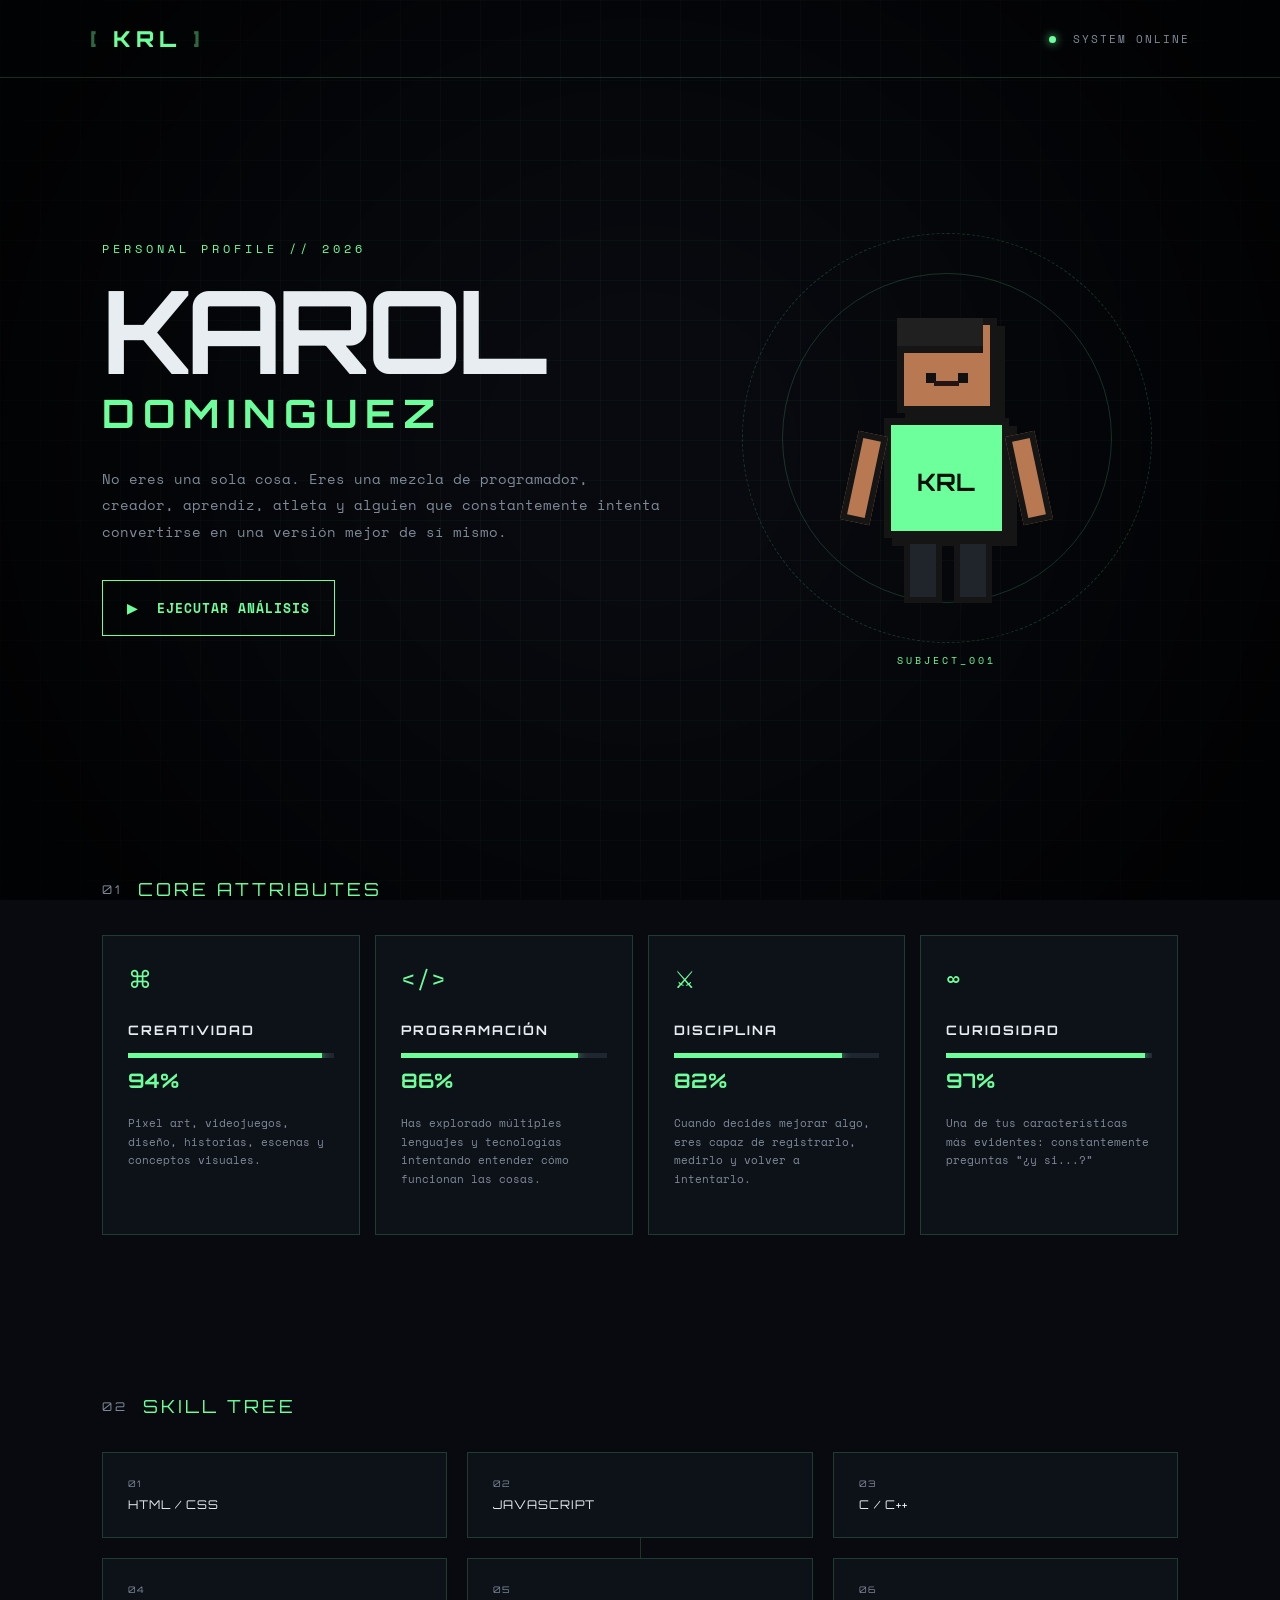
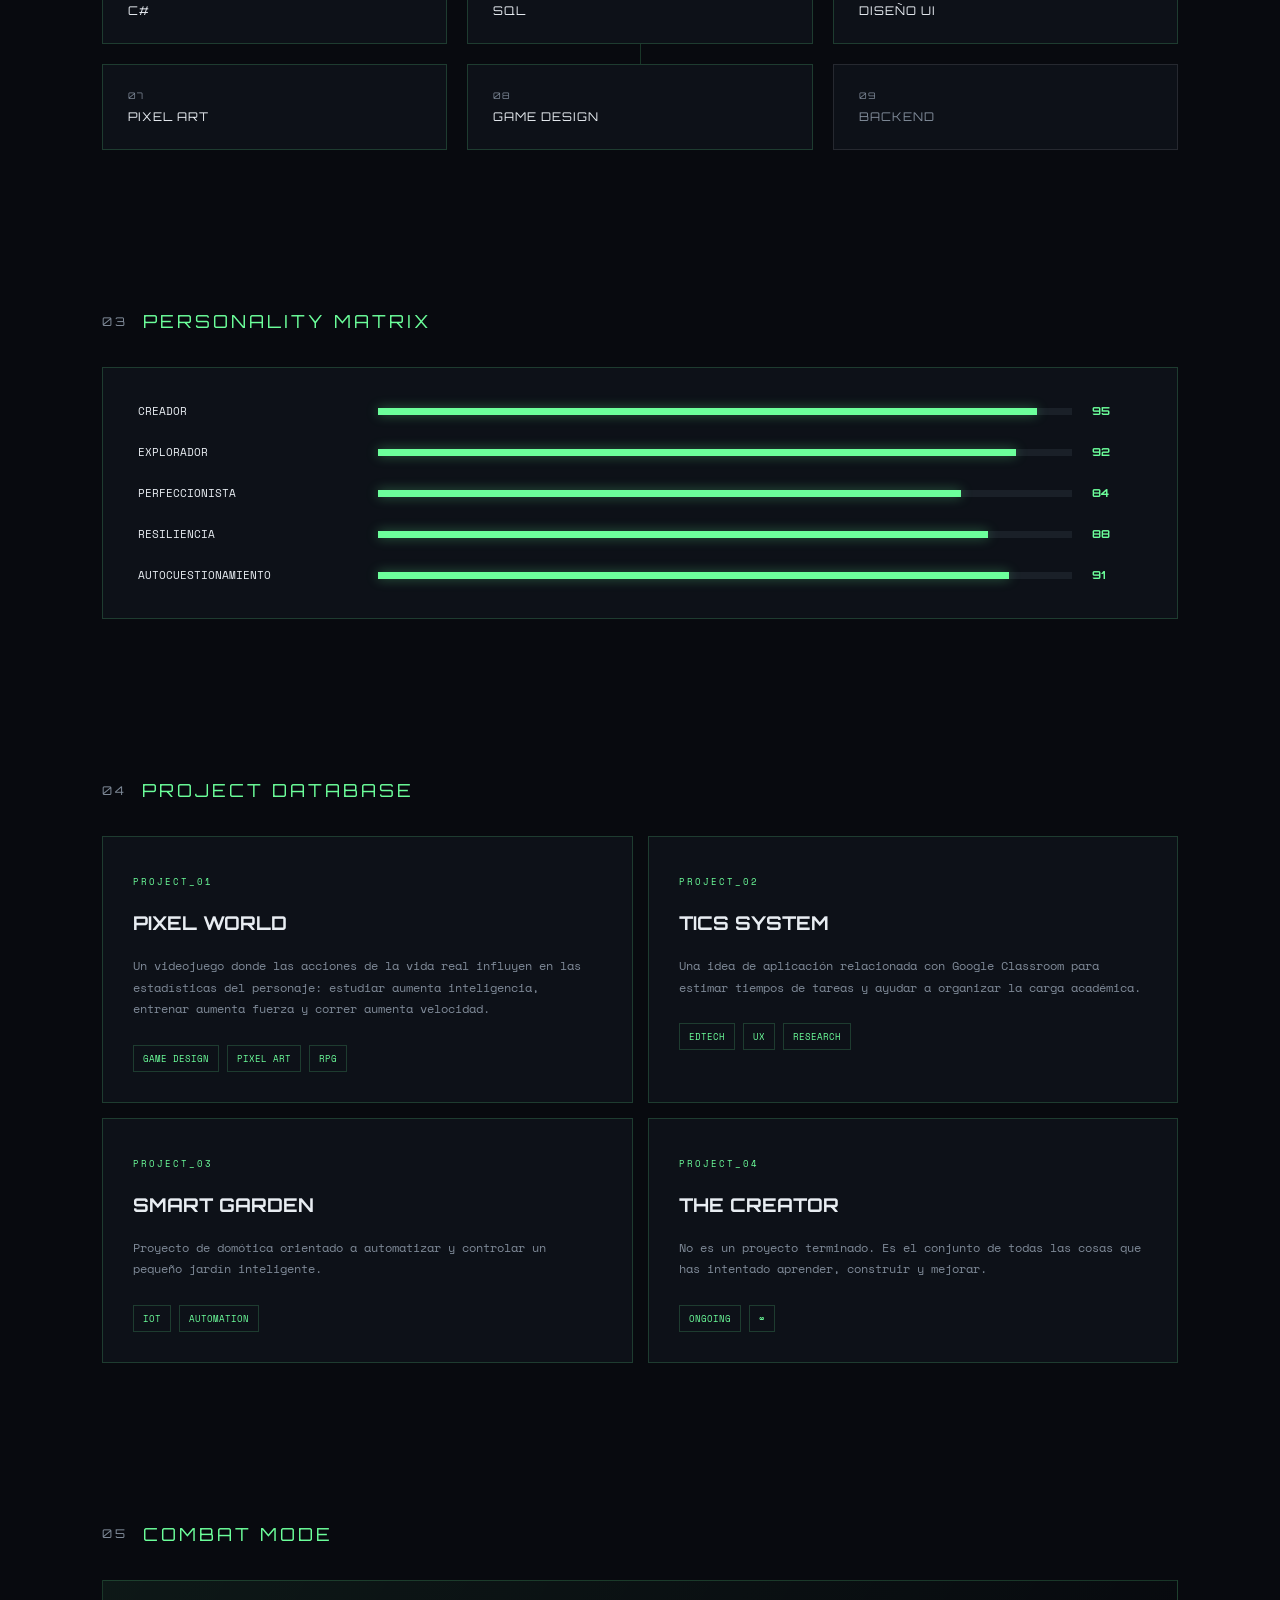
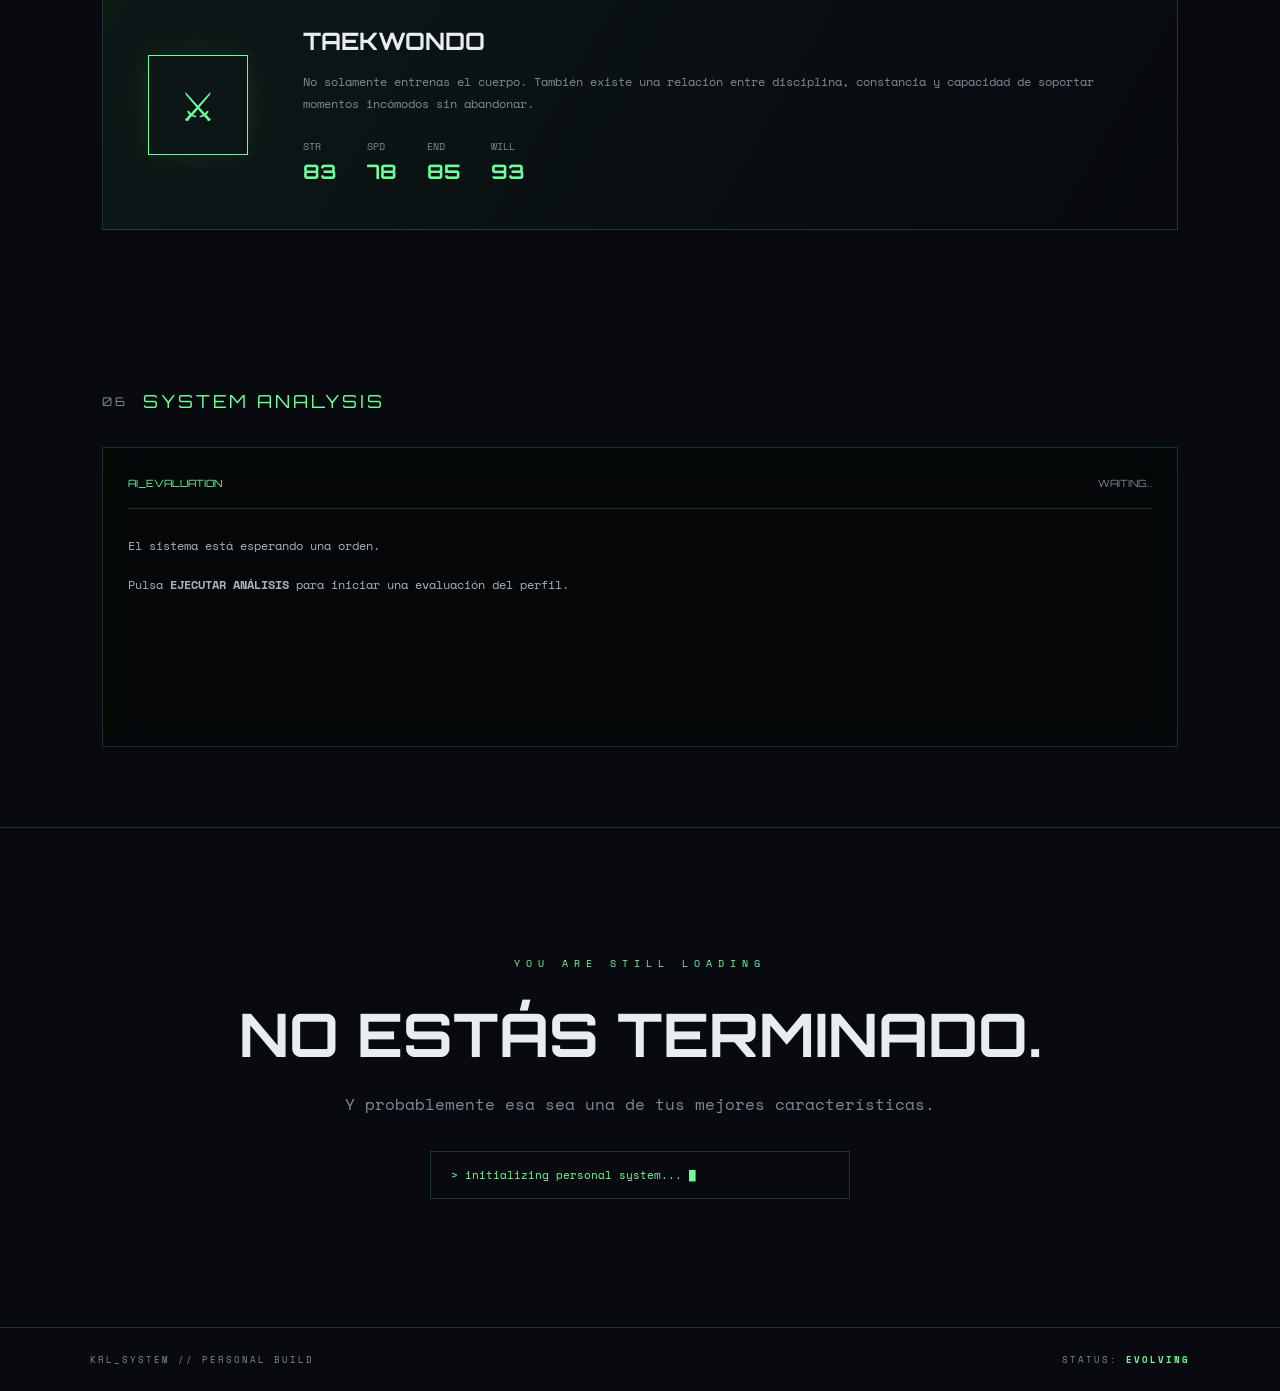
<file: index.html>
<!DOCTYPE html>
<html lang="es">
<head>
    <meta charset="UTF-8">
    <meta name="viewport" content="width=device-width, initial-scale=1.0">

    <title>KAROL // SELF ANALYSIS</title>

    <link rel="stylesheet" href="style.css">

    <link rel="preconnect" href="https://fonts.googleapis.com">
    <link rel="preconnect" href="https://fonts.gstatic.com" crossorigin>

    <link href="https://fonts.googleapis.com/css2?family=Orbitron:wght@400;500;600;700;800&family=Space+Mono:wght@400;700&display=swap" rel="stylesheet">
</head>

<body>

    <div class="background-grid"></div>
    <div class="scanline"></div>

    <!-- NAV -->

    <header class="navbar">

        <div class="logo">
            <span class="logo-bracket">[</span>
            KRL
            <span class="logo-bracket">]</span>
        </div>

        <div class="system-status">
            <span class="status-dot"></span>
            SYSTEM ONLINE
        </div>

    </header>


    <main>

        <!-- HERO -->

        <section class="hero">

            <div class="hero-left">

                <p class="eyebrow">
                    PERSONAL PROFILE // 2026
                </p>

                <h1>
                    KAROL
                    <span>DOMINGUEZ</span>
                </h1>

                <p class="hero-description">
                    No eres una sola cosa.
                    Eres una mezcla de programador, creador,
                    aprendiz, atleta y alguien que constantemente
                    intenta convertirse en una versión mejor de sí mismo.
                </p>

                <button id="analyzeBtn" class="main-button">
                    <span>▶</span> EJECUTAR ANÁLISIS
                </button>

            </div>


            <div class="character-container">

                <div class="character-ring ring-one"></div>
                <div class="character-ring ring-two"></div>

                <div class="character">

                    <div class="head">
                        <div class="hair"></div>

                        <div class="eye eye-left"></div>
                        <div class="eye eye-right"></div>

                        <div class="mouth"></div>
                    </div>

                    <div class="body">

                        <div class="shirt">
                            KRL
                        </div>

                        <div class="arm arm-left"></div>
                        <div class="arm arm-right"></div>

                    </div>

                    <div class="legs">
                        <div class="leg"></div>
                        <div class="leg"></div>
                    </div>

                </div>

                <div class="character-label">
                    SUBJECT_001
                </div>

            </div>

        </section>


        <!-- CORE STATS -->

        <section class="section">

            <div class="section-title">
                <span>01</span>
                CORE ATTRIBUTES
            </div>

            <div class="stats-grid">

                <div class="stat-card">
                    <div class="stat-icon">⌘</div>
                    <h3>CREATIVIDAD</h3>

                    <div class="progress">
                        <div class="progress-bar" data-value="94"></div>
                    </div>

                    <strong>94%</strong>

                    <p>
                        Pixel art, videojuegos, diseño, historias,
                        escenas y conceptos visuales.
                    </p>
                </div>


                <div class="stat-card">
                    <div class="stat-icon">&lt;/&gt;</div>
                    <h3>PROGRAMACIÓN</h3>

                    <div class="progress">
                        <div class="progress-bar" data-value="86"></div>
                    </div>

                    <strong>86%</strong>

                    <p>
                        Has explorado múltiples lenguajes y tecnologías
                        intentando entender cómo funcionan las cosas.
                    </p>
                </div>


                <div class="stat-card">
                    <div class="stat-icon">⚔</div>
                    <h3>DISCIPLINA</h3>

                    <div class="progress">
                        <div class="progress-bar" data-value="82"></div>
                    </div>

                    <strong>82%</strong>

                    <p>
                        Cuando decides mejorar algo, eres capaz de
                        registrarlo, medirlo y volver a intentarlo.
                    </p>
                </div>


                <div class="stat-card">
                    <div class="stat-icon">∞</div>
                    <h3>CURIOSIDAD</h3>

                    <div class="progress">
                        <div class="progress-bar" data-value="97"></div>
                    </div>

                    <strong>97%</strong>

                    <p>
                        Una de tus características más evidentes:
                        constantemente preguntas “¿y si...?”
                    </p>
                </div>

            </div>

        </section>


        <!-- SKILL TREE -->

        <section class="section">

            <div class="section-title">
                <span>02</span>
                SKILL TREE
            </div>

            <div class="skill-tree">

                <div class="skill-line"></div>

                <div class="skill-node unlocked">
                    <span>01</span>
                    HTML / CSS
                </div>

                <div class="skill-node unlocked">
                    <span>02</span>
                    JAVASCRIPT
                </div>

                <div class="skill-node unlocked">
                    <span>03</span>
                    C / C++
                </div>

                <div class="skill-node unlocked">
                    <span>04</span>
                    C#
                </div>

                <div class="skill-node unlocked">
                    <span>05</span>
                    SQL
                </div>

                <div class="skill-node unlocked">
                    <span>06</span>
                    DISEÑO UI
                </div>

                <div class="skill-node unlocked">
                    <span>07</span>
                    PIXEL ART
                </div>

                <div class="skill-node unlocked">
                    <span>08</span>
                    GAME DESIGN
                </div>

                <div class="skill-node learning">
                    <span>09</span>
                    BACKEND
                </div>

            </div>

        </section>


        <!-- PERSONALITY -->

        <section class="section">

            <div class="section-title">
                <span>03</span>
                PERSONALITY MATRIX
            </div>

            <div class="matrix">

                <div class="matrix-row">
                    <span>CREADOR</span>

                    <div class="matrix-track">
                        <div style="width: 95%"></div>
                    </div>

                    <b>95</b>
                </div>


                <div class="matrix-row">
                    <span>EXPLORADOR</span>

                    <div class="matrix-track">
                        <div style="width: 92%"></div>
                    </div>

                    <b>92</b>
                </div>


                <div class="matrix-row">
                    <span>PERFECCIONISTA</span>

                    <div class="matrix-track">
                        <div style="width: 84%"></div>
                    </div>

                    <b>84</b>
                </div>


                <div class="matrix-row">
                    <span>RESILIENCIA</span>

                    <div class="matrix-track">
                        <div style="width: 88%"></div>
                    </div>

                    <b>88</b>
                </div>


                <div class="matrix-row">
                    <span>AUTOCUESTIONAMIENTO</span>

                    <div class="matrix-track">
                        <div style="width: 91%"></div>
                    </div>

                    <b>91</b>
                </div>

            </div>

        </section>


        <!-- PROJECTS -->

        <section class="section">

            <div class="section-title">
                <span>04</span>
                PROJECT DATABASE
            </div>

            <div class="projects">

                <article class="project">
                    <span class="project-number">PROJECT_01</span>

                    <h3>PIXEL WORLD</h3>

                    <p>
                        Un videojuego donde las acciones de la vida real
                        influyen en las estadísticas del personaje:
                        estudiar aumenta inteligencia, entrenar aumenta
                        fuerza y correr aumenta velocidad.
                    </p>

                    <div class="tags">
                        <span>GAME DESIGN</span>
                        <span>PIXEL ART</span>
                        <span>RPG</span>
                    </div>
                </article>


                <article class="project">
                    <span class="project-number">PROJECT_02</span>

                    <h3>TICS SYSTEM</h3>

                    <p>
                        Una idea de aplicación relacionada con Google
                        Classroom para estimar tiempos de tareas y
                        ayudar a organizar la carga académica.
                    </p>

                    <div class="tags">
                        <span>EDTECH</span>
                        <span>UX</span>
                        <span>RESEARCH</span>
                    </div>
                </article>


                <article class="project">
                    <span class="project-number">PROJECT_03</span>

                    <h3>SMART GARDEN</h3>

                    <p>
                        Proyecto de domótica orientado a automatizar
                        y controlar un pequeño jardín inteligente.
                    </p>

                    <div class="tags">
                        <span>IOT</span>
                        <span>AUTOMATION</span>
                    </div>
                </article>


                <article class="project">
                    <span class="project-number">PROJECT_04</span>

                    <h3>THE CREATOR</h3>

                    <p>
                        No es un proyecto terminado.
                        Es el conjunto de todas las cosas que has
                        intentado aprender, construir y mejorar.
                    </p>

                    <div class="tags">
                        <span>ONGOING</span>
                        <span>∞</span>
                    </div>
                </article>

            </div>

        </section>


        <!-- COMBAT MODE -->

        <section class="section combat-section">

            <div class="section-title">
                <span>05</span>
                COMBAT MODE
            </div>

            <div class="combat-card">

                <div class="combat-character">
                    ⚔
                </div>

                <div>

                    <h2>TAEKWONDO</h2>

                    <p>
                        No solamente entrenas el cuerpo.
                        También existe una relación entre disciplina,
                        constancia y capacidad de soportar momentos
                        incómodos sin abandonar.
                    </p>

                    <div class="combat-stats">

                        <span>
                            STR
                            <b>83</b>
                        </span>

                        <span>
                            SPD
                            <b>78</b>
                        </span>

                        <span>
                            END
                            <b>85</b>
                        </span>

                        <span>
                            WILL
                            <b>93</b>
                        </span>

                    </div>

                </div>

            </div>

        </section>


        <!-- ANALYSIS -->

        <section class="section">

            <div class="section-title">
                <span>06</span>
                SYSTEM ANALYSIS
            </div>

            <div id="analysisPanel" class="analysis-panel">

                <div class="analysis-header">
                    <span>AI_EVALUATION</span>
                    <span id="analysisStatus">WAITING...</span>
                </div>

                <div id="analysisText">

                    <p>
                        El sistema está esperando una orden.
                    </p>

                    <p>
                        Pulsa <strong>EJECUTAR ANÁLISIS</strong> para
                        iniciar una evaluación del perfil.
                    </p>

                </div>

            </div>

        </section>


        <!-- FINAL -->

        <section class="final-section">

            <div class="final-glitch">
                YOU ARE STILL LOADING
            </div>

            <h2>
                NO ESTÁS TERMINADO.
            </h2>

            <p>
                Y probablemente esa sea una de tus mejores características.
            </p>

            <div class="terminal">

                <span>&gt;</span>
                <span id="terminalText"></span>
                <span class="cursor">█</span>

            </div>

        </section>

    </main>


    <footer>

        <span>KRL_SYSTEM // PERSONAL BUILD</span>

        <span>
            STATUS:
            <b>EVOLVING</b>
        </span>

    </footer>


    <script src="script.js"></script>

</body>
</html>
</file>
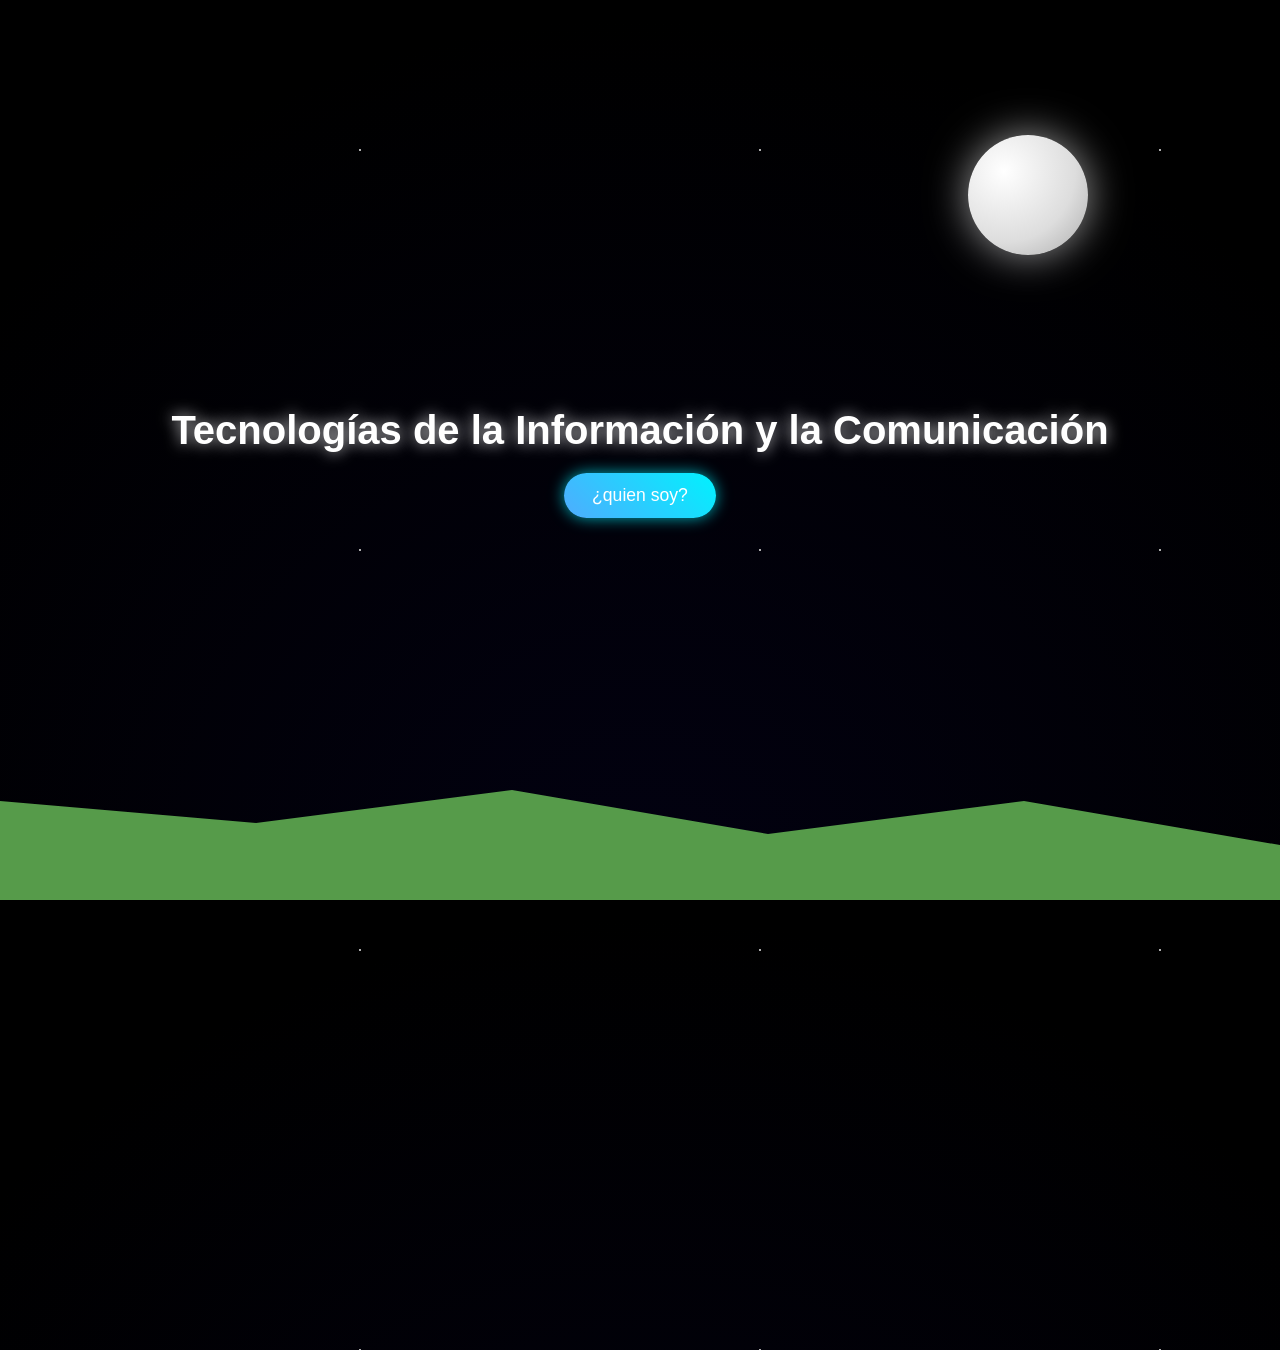
<file: karol-2.html>
<!DOCTYPE html><html lang="es">
<head>
  <meta charset="UTF-8" />
  <meta name="viewport" content="width=device-width, initial-scale=1.0" />
  <title>Presentación Espacial</title>
  <style>
    body {
      margin: 0;
      overflow: hidden;
      font-family: 'Segoe UI', Tahoma, Geneva, Verdana, sans-serif;
      color: white;
      display: flex;
      align-items: center;
      justify-content: center;
      height: 100vh;
      background: radial-gradient(circle at bottom, #020111 0%, #000000 80%);
    }/* Fondo animado de estrellas */
.stars, .stars2, .stars3 {
  position: absolute;
  width: 200%;
  height: 200%;
  background-repeat: repeat;
  background-size: 400px 400px;
  animation: moveStars 100s linear infinite;
}

.stars {
  background-image: radial-gradient(white 1px, transparent 1px);
  opacity: 0.8;
}

.stars2 {
  background-image: radial-gradient(#ccc 1px, transparent 1px);
  animation-duration: 160s;
  opacity: 0.6;
}

.stars3 {
  background-image: radial-gradient(#888 1px, transparent 1px);
  animation-duration: 220s;
  opacity: 0.4;
}

@keyframes moveStars {
  from { transform: translateY(0); }
  to { transform: translateY(-1000px); }
}

/* Luna */
.moon {
  position: absolute;
  top: 15%;
  right: 15%;
  width: 120px;
  height: 120px;
  border-radius: 50%;
  background: radial-gradient(circle at 30% 30%, #fff 0%, #ddd 60%, #aaa 100%);
  box-shadow: 0 0 40px rgba(255,255,255,0.6);
}

/* Contenido central */
.contenido {
  position: relative;
  text-align: center;
  z-index: 10;
}

h1 {
  font-size: 2.5rem;
  margin-bottom: 20px;
  text-shadow: 0 0 15px rgba(255,255,255,0.8);
}

button {
  background: linear-gradient(45deg, #4facfe, #00f2fe);
  border: none;
  padding: 12px 28px;
  font-size: 1.1rem;
  border-radius: 25px;
  cursor: pointer;
  color: white;
  box-shadow: 0 0 15px rgba(0,242,254,0.7);
  transition: transform 0.3s, box-shadow 0.3s;
}

button:hover {
  transform: scale(1.1);
  box-shadow: 0 0 25px rgba(0,242,254,1);
}

  </style>
</head>
<body>
  <div class="stars"></div>
  <div class="stars2"></div>
  <div class="stars3"></div>
  <div class="moon"></div>  <div class="contenido">
    <h1>Tecnologías de la Información y la Comunicación</h1>
    <a href="https://karol10182005.github.io/karol/"><button >¿quien soy?</button></a>
  </div>
<div class="montanas"></div>

  <style>
    .montanas {
      position: absolute;
      bottom: 0;
      left: 0;
      width: 200%;
      height: 220px;
      background: #569b4a;
      clip-path: polygon(
        0% 100%, 0% 55%, 10% 65%, 20% 50%, 30% 70%, 40% 55%,
        50% 75%, 60% 60%, 70% 80%, 80% 65%, 90% 85%, 100% 70%,
        100% 100%
      );
      animation: moverMontanas 60s linear infinite;
      z-index: 5;
    }

    @keyframes moverMontanas {
      from { transform: translateX(0); }
      to { transform: translateX(-50%); }
    }
  </style>
</body>
</html>
</file>
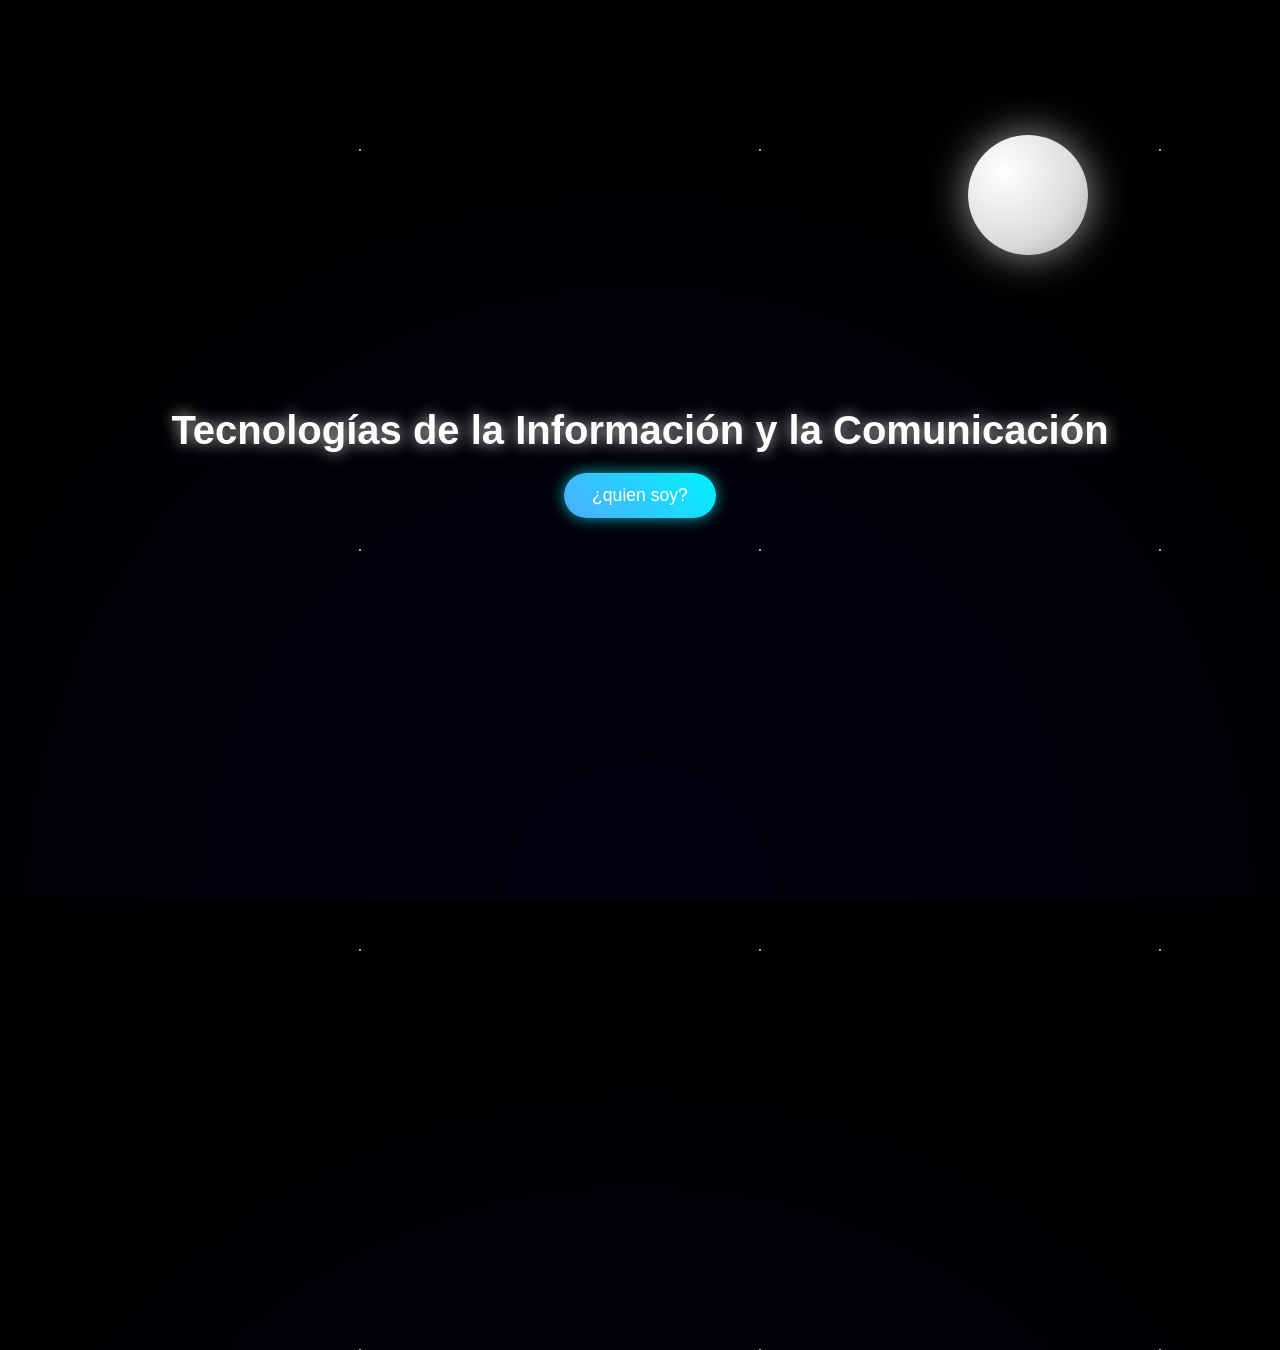
<file: karol-3.html>
<!DOCTYPE html><html lang="es">
<head>
  <meta charset="UTF-8" />
  <meta name="viewport" content="width=device-width, initial-scale=1.0" />
  <title>Presentación Espacial</title>
  <style>
    body {
      margin: 0;
      overflow: hidden;
      font-family: 'Segoe UI', Tahoma, Geneva, Verdana, sans-serif;
      color: white;
      display: flex;
      align-items: center;
      justify-content: center;
      height: 100vh;
      background: radial-gradient(circle at bottom, #020111 0%, #000000 80%);
    }/* Fondo animado de estrellas */
.stars, .stars2, .stars3 {
  position: absolute;
  width: 200%;
  height: 200%;
  background-repeat: repeat;
  background-size: 400px 400px;
  animation: moveStars 100s linear infinite;
}

.stars {
  background-image: radial-gradient(white 1px, transparent 1px);
  opacity: 0.8;
}

.stars2 {
  background-image: radial-gradient(#ccc 1px, transparent 1px);
  animation-duration: 160s;
  opacity: 0.6;
}

.stars3 {
  background-image: radial-gradient(#888 1px, transparent 1px);
  animation-duration: 220s;
  opacity: 0.4;
}

@keyframes moveStars {
  from { transform: translateY(0); }
  to { transform: translateY(-1000px); }
}

/* Luna */
.moon {
  position: absolute;
  top: 15%;
  right: 15%;
  width: 120px;
  height: 120px;
  border-radius: 50%;
  background: radial-gradient(circle at 30% 30%, #fff 0%, #ddd 60%, #aaa 100%);
  box-shadow: 0 0 40px rgba(255,255,255,0.6);
}

/* Contenido central */
.contenido {
  position: relative;
  text-align: center;
  z-index: 10;
}

h1 {
  font-size: 2.5rem;
  margin-bottom: 20px;
  text-shadow: 0 0 15px rgba(255,255,255,0.8);
}

button {
  background: linear-gradient(45deg, #4facfe, #00f2fe);
  border: none;
  padding: 12px 28px;
  font-size: 1.1rem;
  border-radius: 25px;
  cursor: pointer;
  color: white;
  box-shadow: 0 0 15px rgba(0,242,254,0.7);
  transition: transform 0.3s, box-shadow 0.3s;
}

button:hover {
  transform: scale(1.1);
  box-shadow: 0 0 25px rgba(0,242,254,1);
}

  </style>
</head>
<body>
  <div class="stars"></div>
  <div class="stars2"></div>
  <div class="stars3"></div>
  <div class="moon"></div>  <div class="contenido">
    <h1>Tecnologías de la Información y la Comunicación</h1>
    <a href="https://karol10182005.github.io/karol/"><button >¿quien soy?</button></a>
  </div>
</body>
</html>
</file>
<file: style.css>
:root {
    --bg: #080a0f;
    --panel: #0d1118;
    --panel-light: #121923;

    --text: #e8edf2;
    --muted: #7f8a98;

    --green: #6cff9b;
    --green-dark: #1e8d4b;

    --red: #ff4f5e;

    --border: rgba(108, 255, 155, 0.18);
}


* {
    margin: 0;
    padding: 0;
    box-sizing: border-box;
}


html {
    scroll-behavior: smooth;
}


body {
    background: var(--bg);
    color: var(--text);

    font-family: "Space Mono", monospace;

    min-height: 100vh;

    overflow-x: hidden;
}


/* =========================
   BACKGROUND
========================= */

.background-grid {
    position: fixed;
    inset: 0;

    background-image:
        linear-gradient(rgba(108,255,155,.035) 1px, transparent 1px),
        linear-gradient(90deg, rgba(108,255,155,.035) 1px, transparent 1px);

    background-size: 40px 40px;

    pointer-events: none;

    z-index: -3;
}


.background-grid::after {
    content: "";

    position: absolute;
    inset: 0;

    background:
        radial-gradient(
            circle at center,
            transparent 20%,
            rgba(0,0,0,.8) 90%
        );
}


.scanline {
    position: fixed;

    left: 0;
    top: -100px;

    width: 100%;
    height: 2px;

    background: rgba(108,255,155,.08);

    box-shadow: 0 0 15px var(--green);

    animation: scan 8s linear infinite;

    pointer-events: none;

    z-index: 100;
}


@keyframes scan {

    from {
        transform: translateY(0);
    }

    to {
        transform: translateY(110vh);
    }

}


/* =========================
   NAV
========================= */

.navbar {
    width: 100%;

    padding: 25px 7%;

    display: flex;
    justify-content: space-between;
    align-items: center;

    border-bottom: 1px solid var(--border);
}


.logo {
    font-family: "Orbitron", sans-serif;

    font-size: 22px;
    font-weight: 800;

    letter-spacing: 5px;

    color: var(--green);
}


.logo-bracket {
    opacity: .4;
}


.system-status {
    font-size: 11px;

    color: var(--muted);

    letter-spacing: 2px;
}


.status-dot {
    display: inline-block;

    width: 7px;
    height: 7px;

    margin-right: 8px;

    background: var(--green);

    border-radius: 50%;

    box-shadow: 0 0 10px var(--green);

    animation: pulse 1.5s infinite;
}


@keyframes pulse {

    50% {
        opacity: .3;
    }

}


/* =========================
   HERO
========================= */

.hero {

    min-height: 720px;

    padding: 80px 8%;

    display: grid;

    grid-template-columns: 1.1fr .9fr;

    align-items: center;

    gap: 50px;
}


.eyebrow {
    color: var(--green);

    font-size: 12px;

    letter-spacing: 4px;

    margin-bottom: 25px;
}


.hero h1 {
    font-family: "Orbitron", sans-serif;

    font-size: clamp(60px, 9vw, 130px);

    line-height: .85;

    letter-spacing: -5px;

    margin-bottom: 35px;
}


.hero h1 span {
    display: block;

    font-size: .34em;

    letter-spacing: 8px;

    color: var(--green);

    margin-top: 18px;
}


.hero-description {
    max-width: 650px;

    color: var(--muted);

    line-height: 1.9;

    font-size: 14px;

    margin-bottom: 35px;
}


.main-button {
    border: 1px solid var(--green);

    background: transparent;

    color: var(--green);

    padding: 17px 24px;

    font-family: "Space Mono", monospace;

    font-weight: bold;

    letter-spacing: 1px;

    cursor: pointer;

    transition: .25s;
}


.main-button:hover {
    background: var(--green);

    color: #061008;

    box-shadow:
        0 0 20px rgba(108,255,155,.3),
        inset 0 0 20px rgba(108,255,155,.2);
}


.main-button span {
    margin-right: 10px;
}


/* =========================
   CHARACTER
========================= */

.character-container {
    position: relative;

    width: 420px;
    height: 420px;

    justify-self: center;

    display: grid;
    place-items: center;
}


.character-ring {
    position: absolute;

    border: 1px solid var(--border);

    border-radius: 50%;
}


.ring-one {
    width: 330px;
    height: 330px;

    animation: rotate 18s linear infinite;
}


.ring-two {
    width: 410px;
    height: 410px;

    border-style: dashed;

    animation: rotate 30s linear infinite reverse;
}


@keyframes rotate {

    to {
        transform: rotate(360deg);
    }

}


/* PIXEL CHARACTER */

.character {
    position: relative;

    width: 150px;
    height: 270px;

    image-rendering: pixelated;
}


.head {
    position: absolute;

    width: 100px;
    height: 95px;

    left: 25px;
    top: 15px;

    background: #b87851;

    border: 7px solid #151515;

    box-shadow:
        8px 8px 0 #151515;
}


.hair {
    position: absolute;

    width: 100%;
    height: 35px;

    top: -7px;
    left: -7px;

    background: #202020;

    border-bottom: 7px solid #151515;
}


.eye {
    position: absolute;

    width: 10px;
    height: 10px;

    background: #111;

    top: 48px;
}


.eye-left {
    left: 22px;
}


.eye-right {
    right: 22px;
}


.mouth {
    position: absolute;

    width: 25px;
    height: 5px;

    background: #251414;

    left: 30px;
    bottom: 20px;
}


.body {
    position: absolute;

    width: 125px;
    height: 120px;

    top: 115px;
    left: 12px;

    background: var(--green);

    border: 7px solid #151515;

    box-shadow:
        8px 8px 0 #151515;
}


.shirt {
    position: absolute;

    width: 100%;

    text-align: center;

    top: 42px;

    color: #07100a;

    font-family: "Orbitron";

    font-weight: bold;

    font-size: 24px;
}


.arm {
    position: absolute;

    width: 30px;
    height: 90px;

    background: #b87851;

    border: 6px solid #151515;

    top: 8px;
}


.arm-left {
    left: -42px;

    transform: rotate(12deg);
}


.arm-right {
    right: -42px;

    transform: rotate(-12deg);
}


.legs {
    position: absolute;

    top: 235px;

    left: 32px;

    display: flex;

    gap: 12px;
}


.leg {
    width: 38px;
    height: 65px;

    background: #20252c;

    border: 6px solid #151515;
}


.character-label {
    position: absolute;

    bottom: -20px;

    color: var(--green);

    font-size: 10px;

    letter-spacing: 3px;
}


/* =========================
   SECTIONS
========================= */

.section {
    width: min(1200px, 84%);

    margin: auto;

    padding: 80px 0;
}


.section-title {
    display: flex;
    gap: 15px;

    align-items: center;

    color: var(--green);

    font-family: "Orbitron";

    font-size: 18px;

    letter-spacing: 3px;

    margin-bottom: 35px;
}


.section-title span {
    color: var(--muted);

    font-size: 12px;
}


/* =========================
   STAT CARDS
========================= */

.stats-grid {
    display: grid;

    grid-template-columns: repeat(4, 1fr);

    gap: 15px;
}


.stat-card {
    background: var(--panel);

    border: 1px solid var(--border);

    padding: 25px;

    min-height: 300px;

    position: relative;

    transition: .3s;
}


.stat-card:hover {
    transform: translateY(-7px);

    border-color: var(--green);

    box-shadow:
        0 15px 40px rgba(0,0,0,.4),
        0 0 25px rgba(108,255,155,.06);
}


.stat-icon {
    color: var(--green);

    font-size: 24px;

    margin-bottom: 25px;
}


.stat-card h3 {
    font-family: "Orbitron";

    font-size: 13px;

    letter-spacing: 2px;

    margin-bottom: 15px;
}


.progress {
    width: 100%;

    height: 5px;

    background: #202630;

    margin-bottom: 10px;

    overflow: hidden;
}


.progress-bar {
    width: 0;

    height: 100%;

    background: var(--green);

    box-shadow: 0 0 10px var(--green);

    transition: width 1.5s ease;
}


.stat-card strong {
    font-family: "Orbitron";

    color: var(--green);

    font-size: 20px;
}


.stat-card p {
    color: var(--muted);

    font-size: 11px;

    line-height: 1.7;

    margin-top: 20px;
}


/* =========================
   SKILL TREE
========================= */

.skill-tree {
    position: relative;

    display: grid;

    grid-template-columns: repeat(3, 1fr);

    gap: 20px;
}


.skill-line {
    position: absolute;

    left: 50%;

    top: 0;

    width: 1px;

    height: 100%;

    background: var(--border);
}


.skill-node {
    position: relative;

    z-index: 2;

    background: var(--panel);

    border: 1px solid var(--border);

    padding: 25px;

    font-family: "Orbitron";

    font-size: 12px;

    letter-spacing: 1px;

    transition: .3s;
}


.skill-node span {
    display: block;

    color: var(--muted);

    margin-bottom: 8px;

    font-size: 9px;
}


.skill-node:hover {
    border-color: var(--green);

    color: var(--green);

    transform: scale(1.03);
}


.skill-node.learning {
    border-color: rgba(255,255,255,.1);

    color: var(--muted);
}


/* =========================
   MATRIX
========================= */

.matrix {
    background: var(--panel);

    border: 1px solid var(--border);

    padding: 35px;
}


.matrix-row {
    display: grid;

    grid-template-columns: 220px 1fr 50px;

    gap: 20px;

    align-items: center;

    margin-bottom: 25px;

    font-size: 11px;
}


.matrix-row:last-child {
    margin-bottom: 0;
}


.matrix-track {
    height: 7px;

    background: #1a2028;
}


.matrix-track div {
    height: 100%;

    background: var(--green);

    box-shadow: 0 0 12px rgba(108,255,155,.35);
}


.matrix-row b {
    color: var(--green);

    font-family: "Orbitron";
}


/* =========================
   PROJECTS
========================= */

.projects {
    display: grid;

    grid-template-columns: repeat(2, 1fr);

    gap: 15px;
}


.project {
    background: var(--panel);

    border: 1px solid var(--border);

    padding: 30px;

    transition: .3s;
}


.project:hover {
    border-color: var(--green);

    transform: translateY(-5px);
}


.project-number {
    color: var(--green);

    font-size: 9px;

    letter-spacing: 2px;
}


.project h3 {
    font-family: "Orbitron";

    margin: 20px 0;

    font-size: 19px;
}


.project p {
    color: var(--muted);

    line-height: 1.8;

    font-size: 12px;
}


.tags {
    display: flex;

    flex-wrap: wrap;

    gap: 8px;

    margin-top: 25px;
}


.tags span {
    padding: 6px 9px;

    border: 1px solid var(--border);

    color: var(--green);

    font-size: 9px;
}


/* =========================
   COMBAT
========================= */

.combat-card {
    background:
        linear-gradient(
            120deg,
            rgba(108,255,155,.06),
            transparent
        );

    border: 1px solid var(--border);

    padding: 45px;

    display: grid;

    grid-template-columns: 120px 1fr;

    gap: 35px;

    align-items: center;
}


.combat-character {
    width: 100px;
    height: 100px;

    display: grid;
    place-items: center;

    border: 1px solid var(--green);

    color: var(--green);

    font-size: 40px;

    box-shadow:
        0 0 25px rgba(108,255,155,.1);
}


.combat-card h2 {
    font-family: "Orbitron";

    margin-bottom: 15px;
}


.combat-card p {
    color: var(--muted);

    line-height: 1.8;

    font-size: 12px;
}


.combat-stats {
    display: flex;

    gap: 30px;

    margin-top: 25px;
}


.combat-stats span {
    color: var(--muted);

    font-size: 10px;
}


.combat-stats b {
    display: block;

    color: var(--green);

    font-family: "Orbitron";

    font-size: 20px;

    margin-top: 5px;
}


/* =========================
   ANALYSIS
========================= */

.analysis-panel {
    min-height: 300px;

    background: #050709;

    border: 1px solid var(--border);

    box-shadow:
        inset 0 0 50px rgba(108,255,155,.02);

    padding: 25px;

    font-size: 12px;

    line-height: 2;
}


.analysis-header {
    display: flex;

    justify-content: space-between;

    border-bottom: 1px solid var(--border);

    padding-bottom: 15px;

    margin-bottom: 25px;

    color: var(--green);

    font-family: "Orbitron";

    font-size: 10px;
}


#analysisStatus {
    color: var(--muted);
}


#analysisText {
    color: #a9b4bf;
}


#analysisText p {
    margin-bottom: 15px;
}


.highlight {
    color: var(--green);

    font-weight: bold;
}


.warning {
    color: var(--red);

    font-weight: bold;
}


/* =========================
   FINAL
========================= */

.final-section {
    min-height: 500px;

    display: flex;

    flex-direction: column;

    align-items: center;

    justify-content: center;

    text-align: center;

    border-top: 1px solid var(--border);
}


.final-glitch {
    color: var(--green);

    font-size: 10px;

    letter-spacing: 6px;

    margin-bottom: 25px;

    animation: glitch 2s infinite;
}


@keyframes glitch {

    0%, 90%, 100% {
        opacity: 1;
        transform: none;
    }

    92% {
        opacity: .5;
        transform: translateX(4px);
    }

    94% {
        opacity: .7;
        transform: translateX(-4px);
    }

}


.final-section h2 {
    font-family: "Orbitron";

    font-size: clamp(30px, 5vw, 60px);

    margin-bottom: 20px;
}


.final-section p {
    color: var(--muted);

    margin-bottom: 35px;
}


.terminal {
    border: 1px solid var(--border);

    padding: 15px 20px;

    min-width: 420px;

    text-align: left;

    color: var(--green);

    font-size: 11px;
}


.cursor {
    animation: blink .8s infinite;
}


@keyframes blink {

    50% {
        opacity: 0;
    }

}


/* =========================
   FOOTER
========================= */

footer {
    border-top: 1px solid var(--border);

    padding: 25px 7%;

    display: flex;

    justify-content: space-between;

    color: var(--muted);

    font-size: 9px;

    letter-spacing: 2px;
}


footer b {
    color: var(--green);
}


/* =========================
   RESPONSIVE
========================= */

@media(max-width: 900px) {

    .hero {
        grid-template-columns: 1fr;

        text-align: center;
    }

    .hero-description {
        margin-left: auto;
        margin-right: auto;
    }

    .character-container {
        width: 320px;
        height: 320px;
    }

    .ring-one {
        width: 260px;
        height: 260px;
    }

    .ring-two {
        width: 310px;
        height: 310px;
    }

    .stats-grid {
        grid-template-columns: repeat(2, 1fr);
    }

    .skill-tree {
        grid-template-columns: repeat(2, 1fr);
    }

}


@media(max-width: 600px) {

    .navbar {
        padding: 20px;
    }

    .hero {
        padding: 60px 20px;
    }

    .hero h1 {
        font-size: 55px;
    }

    .stats-grid,
    .projects,
    .skill-tree {
        grid-template-columns: 1fr;
    }

    .skill-line {
        display: none;
    }

    .matrix-row {
        grid-template-columns: 1fr;

        gap: 8px;
    }

    .combat-card {
        grid-template-columns: 1fr;
    }

    .terminal {
        min-width: 90%;
    }

    footer {
        flex-direction: column;

        gap: 10px;
    }

}
</file>
